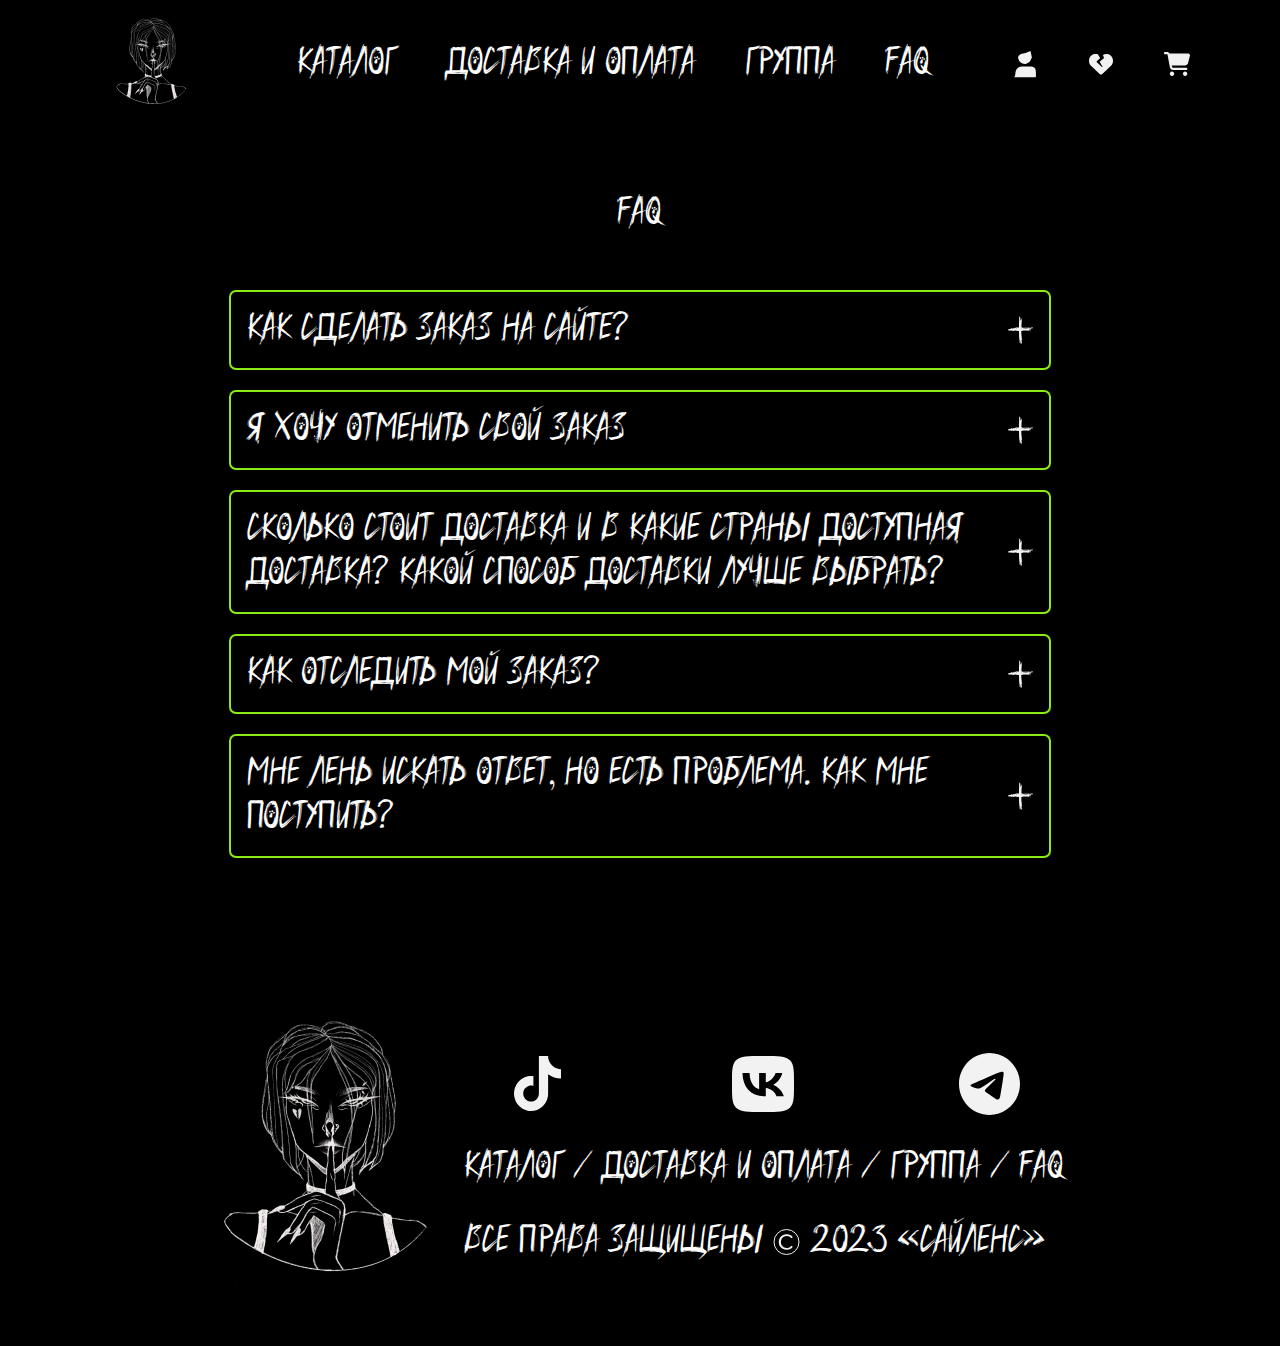
<file: faq.html>
<!DOCTYPE html>
<html lang="en">

<head>
  <meta charset="UTF-8" />
  <meta http-equiv="X-UA-Compatible" content="IE=edge" />
  <meta name="viewport" content="width=device-width, initial-scale=1.0" />
  <title>Сайленс</title>
  <link rel="stylesheet" href="style.css" />
  <link rel="shortcut icon" href="/assets/favicon/favicon.ico" type="image/x-icon" />
</head>

<body>
  <div class="open-mobile-menu"></div>
      <div class="header" id="header">
          <div class="close-mobile-menu"></div>
          <img src="/assets/logo.png" alt="" />
          <div class="menu">
            <a href="/#catalogue">Каталог</a>
            <a href="/delivery">Доставка и оплата</a>
            <a href="/band">Группа</a>
            <a href="/faq">FAQ</a>
          </div>
          <div class="controls">
            <a href="profile.html" class="icon cabinet"></a>
            <a href="profile.html" class="icon favourite"></a>
            <a href="cart.html" class="icon cart"></a>
          </div>
        </div>
  <!--  -->
  <div class="faq" id="faq">
    <h2 class="title">FAQ</h2>
    <details>
      <summary>Как сделать заказ на сайте?<img src="/assets/icons/plus.svg" alt=""></summary>
      <div class="content">
        <p>
          Выбери нужный товар и нажми на кнопку »Купить«. Товар добавится в корзину, здесь можно увеличить количество
          приобретаемых товаров.
          <br>
          <br>
          Если ты планируешь приобрести разные товары, продолжай покупки, выбранные ранее товары останутся в корзине.
          <br>
          <br>
          Когда определишься с выбором, нажми на кнопку »Оформить заказ« в корзине и следуй инструкциям. На открывшейся
          странице заполни все необходимые поля, выбери способ доставки и введи, при необходимости, её адрес. Промокод
          на скидку можно ввести в соответствующее поле. Стоимость заказа будет пересчитана автоматически. Далее нажми
          на кнопку »Оплатить« и введи данные своей карты. После оплаты ты вернёшься на главную страницу сайта, а на
          почту придёт письмо об оплате заказа и кассовый чек.
          <br>
          <br>
          Нажимая на кнопку »Оплатить« и переходя к этапу оплаты, ты даёшь согласие на обработку своих персональных
          данных.
        </p>
      </div>
    </details>
    <details>
      <summary>Я хочу отменить свой заказ<img src="/assets/icons/plus.svg" alt=""></summary>
      <div class="content">
        <p>
          Убедись в правильности заказа в момент его оформления. Если ты решил частично или полностью отменить заказ,
          сообщи нам об этом по электронной почте silence@mail.ru. В теме письма укажи номер заказа и краткую
          информацию, а в самом письме опиши, что ты хочешь изменить. Мы обязательно свяжемся с тобой и предоставим
          необходимые инструкции. При отмене уже отправленного заказа стоимость доставки не возвращается.
        </p>
      </div>
    </details>
    <details>
      <summary>Сколько стоит доставка и в какие страны доступная доставка? Какой способ доставки лучше выбрать?<img
          src="/assets/icons/plus.svg" alt=""></summary>
      <div class="content">
        <p>
          На данный момент доступны следующие способы: 
          <br>
          <br>
          СДЭК: Доставка в пункты выдачи заказов и курьером по России, в
          Казахстан, Беларусь, Киргизию и Армению. 
          <br>
          <br>
          Boxberry: Доставка в пункты выдачи заказов и курьером по России, в
          Казахстан, Беларусь, Киргизию и Армению. 
          <br>
          <br>
          Почта России: Доставка в почтовые отделения по России, международные
          отправления во все страны мира (возможность доставки в свою страну можно проверить на странице оформления
          заказа)
        </p>
      </div>
    </details>
    <details>
      <summary>Как отследить мой заказ?<img src="/assets/icons/plus.svg" alt=""></summary>
      <div class="content">
        <p>
          После регистрации заказа на почту придёт номер отслеживания, а также ссылка, по которой можно проверить
          актуальный статус заказа. Кроме того, актуальный статус заказа можно узнать в личном кабинете.
        </p>
      </div>
    </details>
    <details>
      <summary>Мне лень искать ответ, но есть проблема. Как мне поступить?<img src="/assets/icons/plus.svg" alt="">
      </summary>
      <div class="content">
        <p>
          Самый простой способ - написать нам на почту silence@mail.ru, указать номер заказа (если он есть) и подробно
          описать проблему. Наш менеджер сделает всё, чтобы тебе помочь!
        </p>
      </div>
    </details>
  </div>
  <!--  -->
  <div class="footer">
    <aside>
      <img src="/assets/logo_footer.png" alt="" />
    </aside>
    <section>
      <div class="socials">
        <div class="icon inst"></div>
        <div class="icon vk"></div>
        <div class="icon tg"></div>
      </div>
      <div class="footer-menu">
        <a href="/#catalogue">Каталог</a>
        <span>/</span>
        <a href="/delivery">Доставка и оплата</a>
        <span>/</span>
        <a href="/band">Группа</a>
        <span>/</span>
        <a href="/faq">FAQ</a>
      </div>
      <div class="copyright">
        <p>Все права защищены</p>
        <img src="/assets/icons/copy.svg" alt="copy" />
        <p>2023 »Сайленс«</p>
      </div>
    </section>
  </div>
  <script src="/scripts/accordion.js"></script>
  <script src="/scripts/burger-menu.js"></script>
</body>

</html>
</file>
<file: style.css>
@font-face {
  font-family: "Montserrat";
  src: url(/assets/fonts/Montserrat-Regular.ttf);
}
@font-face {
  font-family: "Zaychik";
  src: url(/assets/fonts/Zaychik-Regular.ttf);
}
* {
  font-family: "Zaychik";
  color: white;
}

a {
  text-decoration: none;
  margin: 0;
}

p,
h1,
h2,
h3,
h4,
h5,
h6 {
  margin: 0;
}

body.mobile-menu {
  overflow-y: hidden;
}

body,
html {
  width: 100%;
  height: 100%;
  margin: 0;
  padding: 0;
  display: flex;
  flex-direction: column;
  align-items: center;
  background-color: black;
  z-index: -2;
  scroll-behavior: smooth;
}

.hero {
  min-height: 100vh;
  display: flex;
  align-items: center;
  flex-direction: column;
}
.hero .logo {
  max-width: 1232px;
  width: 100%;
  -o-object-fit: cover;
     object-fit: cover;
  z-index: -1;
  margin-top: 150px;
}
.hero .background {
  width: 100%;
  height: 100%;
  position: absolute;
  top: 0;
  left: 0;
  background: linear-gradient(180deg, rgba(0, 0, 0, 0.33) 0%, rgba(0, 0, 0, 0) 50.96%, rgba(0, 0, 0, 0.52) 100%), url("/assets/background.png");
  filter: blur(1.5px);
  z-index: -2;
}

.product {
  border-radius: 5px;
  outline: 3px solid #8ceb14;
  transition: 0.3s;
  max-width: 365px;
  width: 100%;
  box-sizing: border-box;
  padding: 10px;
  z-index: 0;
}
.product.sold-out .image-block {
  position: relative;
}
.product.sold-out .image-block::after {
  content: "sold out";
  position: absolute;
  top: 0;
  left: 0;
  width: 100%;
  height: 100%;
  background-color: rgba(0, 0, 0, 0.5019607843);
  font-size: 40px;
  color: #8ceb14;
  display: flex;
  justify-content: center;
  align-items: center;
}
.product.sale .image-block {
  position: relative;
}
.product.sale .image-block::after {
  content: attr(data-sale);
  background-color: rgba(0, 0, 0, 0.5019607843);
  width: 136px;
  height: 62px;
  border-bottom-left-radius: 5px;
  color: #8ceb14;
  font-size: 36px;
  position: absolute;
  top: 0;
  right: 0;
  display: flex;
  justify-content: center;
  align-items: center;
}
.product.sale .text .price {
  position: relative;
}
.product.sale .text .price .sale-price {
  display: flex;
  align-items: center;
  position: absolute;
  right: -50px;
  top: -10px;
}
.product.sale .text .price .sale-price .lower-ruble {
  width: 11px;
  height: 14px;
}
.product.sale .text .price .sale-price::after {
  content: "";
  position: absolute;
  background: url(/assets/icons/sale_cross.svg) no-repeat center;
  top: 0;
  right: 0;
  width: 100%;
  height: 100%;
}
.product:hover {
  outline: 8px solid #8ceb14;
}
.product .image-block {
  border-radius: 5px;
  background-color: white;
  max-width: 365px;
  width: 100%;
  display: flex;
  justify-content: center;
}
.product .image-block img {
  -o-object-fit: contain;
     object-fit: contain;
  max-width: 320px;
  height: 238px;
}
.product .text {
  display: flex;
  justify-content: center;
  align-items: center;
  flex-direction: column;
  font-weight: 400;
  margin-top: 10px;
}
.product .text .title {
  font-weight: 400;
  font-size: 38px;
}
.product .text .type {
  font-size: 20px;
}
.product .text .price {
  display: flex;
  gap: 5px;
  align-items: center;
  justify-content: center;
}
.product .text .price p {
  font-size: 36px;
}
.product .text .price img {
  width: 19px;
  height: 25px;
  padding-bottom: 3px;
}

.catalogue {
  margin-top: 100px;
  display: flex;
  flex-direction: column;
  align-items: center;
}
.catalogue .items-list {
  display: flex;
  flex-wrap: wrap;
  justify-content: center;
  gap: 40px;
}

.footer {
  display: flex;
  align-items: center;
  justify-content: center;
  width: 100%;
  gap: 20px;
  margin-top: 113px;
}
.footer section {
  display: flex;
  justify-content: center;
  font-size: 40px;
  font-weight: 400;
  gap: 30px;
  flex-direction: column;
}
.footer section .socials {
  display: flex;
  align-items: center;
  justify-content: center;
  gap: 165px;
}
.footer section .socials .inst {
  width: 59px;
  height: 64px;
  background: url("/assets/icons/socials/inst.svg") no-repeat center center;
  background-size: 80%;
  transition: 0.3s;
}
.footer section .socials .inst:hover {
  background: url("/assets/icons/socials/inst_hover.svg") no-repeat center center;
  background-size: 80%;
}
.footer section .socials .vk {
  width: 62px;
  height: 64px;
  background: url("/assets/icons/socials/vk.svg") no-repeat center center;
  transition: 0.3s;
}
.footer section .socials .vk:hover {
  background: url("/assets/icons/socials/vk_hover.svg") no-repeat center center;
}
.footer section .socials .tg {
  width: 61px;
  height: 64px;
  background: url("/assets/icons/socials/tg.svg") no-repeat center center;
  transition: 0.3s;
}
.footer section .socials .tg:hover {
  background: url("/assets/icons/socials/tg_hover.svg") no-repeat center center;
}
.footer section .footer-menu a {
  transition: 0.3s;
}
.footer section .footer-menu a:hover {
  color: #8ceb14;
}
.footer section .copyright {
  display: flex;
  gap: 10px;
}
@media screen and (max-width: 500px) {
  .footer aside {
    display: none;
  }
  .footer section .socials {
    gap: 1rem;
  }
}

.header {
  display: flex;
  align-items: center;
  margin: 0 auto;
  flex-wrap: wrap;
  justify-content: center;
  gap: 150px;
}
.header img {
  width: 128px;
}
.header .menu {
  display: flex;
  flex-wrap: wrap;
  gap: 50px;
}
.header .menu a {
  font-size: 40px;
  font-weight: 400;
  transition: 0.3s;
}
.header .menu a:hover {
  color: #8ceb14;
}

.controls {
  display: flex;
  flex-wrap: wrap;
  gap: 48px;
}
.controls .icon.cabinet {
  width: 28px;
  height: 28px;
  background: url("/assets/icons/cabinet.svg") no-repeat center;
  transition: 0.3s;
}
.controls .icon.cabinet:hover {
  background: url("/assets/icons/cabinet_hover.svg") no-repeat center;
}
.controls .icon.favourite {
  width: 28px;
  height: 28px;
  transition: 0.3s;
  background: url("/assets/icons/favourite_empty.svg") no-repeat center;
}
.controls .icon.favourite:hover {
  background: url("/assets/icons/favourite_empty_hover.svg") no-repeat center;
}
.controls .icon.cart {
  width: 28px;
  height: 28px;
  transition: 0.3s;
  background: url("/assets/icons/cart_empty.svg") no-repeat center;
}
.controls .icon.cart:hover {
  background: url("/assets/icons/cart_empty_hover.svg") no-repeat center;
}

.delivery {
  max-width: 1300px;
  padding: 0 1rem;
  box-sizing: border-box;
  margin: 6rem auto 0 auto;
}
.delivery h1,
.delivery h2,
.delivery h3 {
  margin-top: 2rem;
  font-family: "Montserrat";
}
.delivery ol {
  padding-left: 1.25rem;
}
.delivery ol li {
  font-family: "Montserrat";
  margin: 0.5rem 0;
}
.delivery p {
  margin: 1rem 0;
  font-family: "Montserrat";
}

.faq {
  margin: 4rem auto 0 auto;
  display: flex;
  flex-direction: column;
  gap: 1.5rem;
  max-width: 850px;
  width: 100%;
  padding: 0 1rem;
  box-sizing: border-box;
  /* Firefox */
  /* Chrome */
}
.faq .title {
  text-align: center;
  font-size: 40px;
  margin-bottom: 2rem;
  font-weight: 400;
}
.faq details summary {
  list-style-type: none;
}
.faq details summary::-webkit-details-marker {
  display: none;
}
.faq details summary::marker {
  display: none;
}
.faq details {
  border-radius: 5px;
  outline: 2px solid #8ceb14;
  transition: 0.3s all;
  position: relative;
}
.faq details.opened summary img {
  transform: rotateZ(-45deg);
}
.faq details:hover {
  outline: 8px solid #8ceb14;
}
.faq details p {
  font-size: 24px;
  margin: 0;
  padding: 0 1rem 1rem 1rem;
}
.faq details summary {
  cursor: pointer;
  padding: 1rem;
  font-size: 40px;
  display: flex;
  justify-content: space-between;
}
.faq details summary img {
  padding-left: 10px;
  transition: 0.3s;
}

.band {
  margin: 4rem auto 0 auto;
  max-width: 1100px;
  width: 100%;
}
.band .title {
  text-align: center;
  font-size: 48px;
  font-weight: 400;
}
.band .subtitle {
  text-align: center;
  font-weight: 400;
  font-size: 36px;
}
.band .card {
  margin-top: 4rem;
  display: flex;
  gap: 2rem;
}
.band .card img {
  margin: auto;
  max-width: 314px;
  max-height: 314px;
  width: 100%;
}
.band .card .info {
  display: flex;
  flex-direction: column;
  gap: 1rem;
}
.band .card .info .title {
  text-align: left;
  font-size: 40px;
}
.band .card .info .description {
  text-align: left;
  font-size: 32px;
}
.band .card .info .copyright {
  font-size: 32px;
  margin-left: auto;
  display: flex;
  align-items: center;
  gap: 5px;
}
.band .card .info .copyright img {
  width: 18px;
  height: 18px;
}
.band .card .platforms {
  display: flex;
  flex-wrap: wrap;
  gap: 2rem;
}
@media screen and (max-width: 1000px) {
  .band .card {
    flex-direction: column;
  }
  .band .card .info .title {
    text-align: center;
  }
  .band .card .info .description {
    text-align: justify;
    padding: 1rem 1rem;
    box-sizing: border-box;
  }
  .band .card .platforms {
    flex-direction: column;
    gap: 1rem;
  }
  .band .card .platforms a {
    margin: auto;
  }
}

.full {
  height: 100vh;
  width: 100%;
  display: flex;
  flex-direction: column;
}

.form .back {
  font-family: "Zaychik";
  font-size: 40px;
  font-weight: 400;
  margin: 2rem 2rem auto auto;
}
@media screen and (max-width: 1000px) {
  .form .back {
    margin: auto auto 2rem auto;
  }
}
.form form {
  margin: 0 auto auto auto;
  display: flex;
  align-items: center;
  flex-direction: column;
  gap: 30px;
}
.form form.hide {
  display: none;
}
.form form .title {
  text-align: center;
  margin-bottom: 1rem;
  font-weight: 400;
  font-size: 40px;
}
.form form .agree {
  text-align: center;
  font-size: 16px;
  color: rgba(255, 255, 255, 0.7);
}
.form form .links {
  margin-top: 1rem;
  text-align: center;
  display: flex;
  flex-direction: column;
  gap: 8px;
}
.form form .links a {
  font-size: 24px;
  transition: 0.3s;
}
.form form .links a:hover {
  opacity: 0.7;
  cursor: pointer;
}
.form form .grid {
  flex: 1 0 21%;
  display: flex;
  flex-wrap: wrap;
  gap: 1rem;
  margin: auto;
  align-items: center;
  justify-content: center;
  max-width: 600px;
}
.form form .grid .fields {
  display: flex;
  flex-direction: column;
  gap: 1rem;
}
.form form button {
  height: 46px;
  background: #000000;
  border: 2px solid #8ceb14;
  border-radius: 5px;
  font-size: 24px;
  padding-top: 4px;
  max-width: 300px;
  width: 100%;
  margin: auto;
  transition: 0.3s;
  cursor: pointer;
}
.form form button:hover {
  background-color: #8CEB14;
  color: black;
}
.form form input {
  width: 290px;
  height: 36px;
  border: 2px solid #8ceb14;
  border-radius: 5px;
  background-color: #000;
  padding: 4px 0.5rem 0px;
  box-sizing: border-box;
  font-size: 24px;
  text-align: center;
}

.item {
  display: flex;
  gap: 80px;
  margin: 80px 0px;
}
.item .image-block {
  border-radius: 8px;
  outline: 3px solid #8CEB14;
  transition: 0.3s;
  box-sizing: border-box;
  padding: 10px;
  width: -moz-fit-content;
  width: fit-content;
  height: -moz-fit-content;
  height: fit-content;
}
.item .image-block img {
  border-radius: 8px;
  -o-object-fit: contain;
     object-fit: contain;
  width: 636px;
  height: 636px;
  background-color: white;
  box-sizing: border-box;
}
.item .details {
  display: flex;
  flex-direction: column;
  gap: 30px;
  font-weight: 400;
}
.item .details .info {
  display: flex;
  gap: 20px;
  flex-direction: column;
}
.item .details .info .name {
  font-weight: 400;
  font-size: 40px;
}
.item .details .info .type {
  font-size: 24px;
  font-weight: 400;
}
.item .details .info .price {
  display: flex;
  align-items: center;
  gap: 5px;
}
.item .details .info .price h2 {
  font-size: 40px;
  font-weight: 400;
  padding-top: 2px;
}
.item .details .info .price img {
  height: 28px;
}
.item .details .sizes {
  display: flex;
  flex-direction: column;
  gap: 20px;
}
.item .details .sizes h1 {
  font-size: 32px;
  font-weight: 400;
}
.item .details .sizes .list {
  display: flex;
  gap: 10px;
}
.item .details .sizes .list .size {
  width: 48px;
  height: 48px;
  border-radius: 5px;
  outline: 2px solid #8CEB14;
  font-weight: 400;
  font-size: 24px;
  display: flex;
  justify-content: center;
  align-items: center;
  -webkit-user-select: none;
     -moz-user-select: none;
          user-select: none;
  transition: 0.3s;
}
.item .details .sizes .list .size:hover {
  cursor: pointer;
  outline: 5px solid #8CEB14;
}
.item .details .sizes .list .size.clicked {
  background-color: #8CEB14;
  color: black;
}
.item .details .ammount {
  display: flex;
  gap: 10px;
}
.item .details .ammount .minus, .item .details .ammount .plus {
  display: flex;
  justify-content: center;
  align-items: center;
  font-size: 36px;
  font-weight: 400;
  width: 48px;
  height: 48px;
  background-color: #000;
  outline: 2px solid #8CEB14;
  border: none;
  border-radius: 5px;
  transition: 0.3s;
}
.item .details .ammount .minus:hover, .item .details .ammount .plus:hover {
  background-color: #8CEB14;
  cursor: pointer;
  color: black;
}
.item .details .ammount .ammount_input {
  background-color: #000;
  text-align: center;
  border-radius: 5px;
  border: none;
  outline: 2px solid #8CEB14;
  font-size: 36px;
  font-weight: 400;
  max-width: 128px;
  width: 100%;
}
.item .details .controls {
  display: flex;
  gap: 20px;
  align-items: center;
}
.item .details .controls button {
  width: 222px;
  height: 53px;
  background-color: #000;
  border-radius: 5px;
  outline: 2px solid #8CEB14;
  font-size: 32px;
  font-weight: 400;
  border: none;
  transition: 0.3s;
  display: flex;
  align-items: center;
  justify-content: center;
}
.item .details .controls button:hover {
  background-color: #8CEB14;
  cursor: pointer;
  color: black;
}
.item .details .controls .favouriteBtn {
  background: url("/assets/icons/favourite_empty.svg");
  width: 24px;
  height: 24px;
  transition: 0.3s;
}
.item .details .controls .favouriteBtn:hover {
  background: url("/assets/icons/favourite_hover.svg");
  cursor: pointer;
}
.item .details .controls .favouriteBtn.inFavourite {
  background: url("/assets/icons/favourite_hover.svg");
}
.item .details .controls .favouriteBtn.inFavourite:hover {
  background: url("/assets/icons/favourite_empty_hover.svg");
}
.item .details .structure {
  font-size: 20px;
  font-weight: 400;
}

.recommendations {
  gap: 2rem;
  max-width: 1160px;
}
.recommendations .title {
  margin-bottom: 1rem;
  font-size: 40px;
  font-weight: 400;
}
.recommendations .recommendations_list {
  display: flex;
  flex-wrap: wrap;
  align-items: center;
  justify-content: center;
  gap: 2rem;
}
.recommendations .recommendations_list h3 {
  margin: 0;
}

.wrapper.hide {
  display: none;
}

.succes {
  display: none;
  justify-content: center;
  align-items: center;
  max-width: 500px;
  width: 100%;
}
.succes.true {
  display: flex;
}
.succes h1 {
  font-size: 32px;
  font-weight: 400;
  text-align: center;
}

.profile {
  display: flex;
  flex-direction: column;
  gap: 30px;
  margin-top: 80px;
}
.profile .profile_title {
  display: flex;
  justify-content: space-between;
  width: 100%;
}
.profile .profile_title h1, .profile .profile_title p {
  font-size: 40px;
  font-weight: 400;
}
.profile .favourites {
  display: flex;
  gap: 20px;
  flex-direction: column;
}
.profile .favourites .title p {
  font-size: 32px;
  font-weight: 400;
}
.profile .favourites .favourites_list {
  display: flex;
  flex-wrap: wrap;
  gap: 20px 20px;
}
.profile .order_history {
  display: flex;
  flex-direction: column;
  gap: 20px;
}
.profile .order_history .title p {
  font-size: 32px;
  font-weight: 400;
}
.profile .order_history .order_history_list .order-item {
  width: 100%;
  height: 118px;
  border-radius: 5px;
  outline: 2px solid #8CEB14;
  box-sizing: border-box;
  padding: 10px;
  display: flex;
  transition: 0.3s;
  justify-content: space-between;
}
.profile .order_history .order_history_list .order-item .item-info {
  display: flex;
  align-items: center;
  gap: 20px;
}
.profile .order_history .order_history_list .order-item .item-info .image-block {
  border-radius: 5px;
  background-color: white;
  width: 102px;
  height: 98px;
}
.profile .order_history .order_history_list .order-item .item-info .image-block img {
  border-radius: 5px;
  -o-object-fit: cover;
     object-fit: cover;
  width: 102px;
  height: 98px;
}
.profile .order_history .order_history_list .order-item .item-info .text p {
  font-size: 40px;
  font-weight: 400;
}
.profile .order_history .order_history_list .order-item .item-info .text .details {
  display: flex;
  justify-content: space-between;
  width: -moz-fit-content;
  width: fit-content;
}
.profile .order_history .order_history_list .order-item .item-info .text .details p {
  font-size: 24px;
  font-weight: 400;
}
.profile .order_history .order_history_list .order-item .item-info .text .details .price {
  display: flex;
  gap: 5px;
  align-items: center;
  margin-left: 10px;
}
.profile .order_history .order_history_list .order-item .item-info .text .details .price p {
  font-size: 24px;
  font-weight: 400;
  padding-top: 3px;
}
.profile .order_history .order_history_list .order-item .item-info .text .details .price img {
  width: 14px;
  height: 19px;
}
.profile .order_history .order_history_list .order-item .order-info {
  display: flex;
  justify-content: space-between;
  max-width: 500px;
  align-items: center;
  width: 100%;
}
.profile .order_history .order_history_list .order-item .order-info p {
  font-size: 32px;
  font-weight: 400;
}
.profile .order_history .order_history_list .order-item .order-info .price {
  display: flex;
  gap: 5px;
  align-items: center;
}
.profile .order_history .order_history_list .order-item .order-info .price p {
  padding-top: 3px;
  font-weight: 400;
  font-size: 32px;
}
.profile .order_history .order_history_list .order-item .order-info .price img {
  width: 17px;
  height: 18px;
}

.empty {
  display: none;
  font-size: 32px;
  font-weight: 400;
}
.empty.true {
  display: block;
}

.cart_page {
  display: flex;
  gap: 85px;
  margin-top: 80px;
  box-sizing: border-box;
  padding: 15px;
}
.cart_page.hide {
  display: none;
}
.cart_page section {
  display: flex;
  flex-direction: column;
  gap: 50px;
  max-width: 925px;
  width: 100%;
}
.cart_page section header p {
  font-size: 40px;
  font-weight: 400;
}
.cart_page section .delivery_info {
  display: flex;
  flex-direction: column;
  gap: 20px;
}
.cart_page section .delivery_info .title p {
  font-size: 32px;
  font-weight: 400;
}
.cart_page section .delivery_info .inputs {
  display: flex;
  gap: 20px 20px;
  flex-wrap: wrap;
}
.cart_page section .delivery_info .inputs input {
  max-width: 291px;
  min-width: 185px;
  width: 100%;
  height: 35px;
  background-color: #000;
  outline: 2px solid #8CEB14;
  border-radius: 5px;
  border: 0;
  font-size: 24px;
  font-weight: 400;
  text-align: center;
}
.cart_page section .delivery_method .title p {
  font-size: 32px;
  font-weight: 400;
}
.cart_page section .delivery_method article {
  display: flex;
  align-items: center;
  justify-content: space-between;
}
.cart_page section .delivery_method article .where, .cart_page section .delivery_method article .duration {
  font-size: 24px;
  font-weight: 400;
}
.cart_page section .delivery_method article .price {
  display: flex;
  align-items: center;
  gap: 5px;
}
.cart_page section .delivery_method article .price p {
  padding-top: 3px;
  font-size: 24px;
  font-weight: 400;
}
.cart_page section .delivery_method article .price img {
  width: 13px;
  height: 18px;
}
.cart_page section .delivery_method article button {
  width: 178px;
  height: 32px;
  background-color: #000;
  outline: 2px solid #8CEB14;
  border: none;
  border-radius: 5px;
  display: flex;
  justify-content: center;
  align-items: center;
  font-size: 24px;
  font-weight: 400;
  transition: 0.3s;
}
.cart_page section .delivery_method article button:hover {
  outline: 5px solid #8CEB14;
}
.cart_page section .delivery_method article button.clicked {
  background-color: #8CEB14;
  color: #000;
}
.cart_page section .recipient .title p {
  font-size: 32px;
  font-weight: 400;
}
.cart_page section .recipient .inputs {
  display: flex;
  gap: 20px 20px;
  flex-wrap: wrap;
}
.cart_page section .recipient .inputs input {
  max-width: 291px;
  min-width: 185px;
  width: 100%;
  height: 35px;
  background-color: #000;
  outline: 2px solid #8CEB14;
  border-radius: 5px;
  border: 0;
  font-size: 24px;
  font-weight: 400;
  text-align: center;
}
.cart_page aside {
  max-width: 385px;
  width: 100%;
  border-radius: 8px;
  outline: 2px solid #8CEB14;
  padding: 20px;
  display: flex;
  flex-direction: column;
  gap: 30px;
  height: -moz-fit-content;
  height: fit-content;
}
.cart_page aside .title p {
  font-size: 40px;
  font-weight: 400;
}
.cart_page aside .cart_items_list {
  display: flex;
  flex-direction: column;
  gap: 10px;
}
.cart_page aside .cart_items_list .cart_item {
  padding: 10px;
  height: -moz-fit-content;
  height: fit-content;
  display: flex;
  gap: 20px;
  border: 2px solid #8CEB14;
  border-radius: 8px;
  flex-wrap: wrap;
  align-items: center;
}
.cart_page aside .cart_items_list .cart_item .content {
  display: flex;
  align-items: center;
  gap: 20px;
}
.cart_page aside .cart_items_list .cart_item .content .image-block img {
  background-color: white;
  border-radius: 5px;
  -o-object-fit: contain;
     object-fit: contain;
  width: 102px;
  height: 98px;
}
.cart_page aside .cart_items_list .cart_item .content .text {
  display: flex;
  flex-direction: column;
  align-items: center;
  gap: 10px;
}
.cart_page aside .cart_items_list .cart_item .content .text p {
  font-size: 24px;
  font-weight: 400;
}
.cart_page aside .cart_items_list .cart_item .content .text .details {
  display: flex;
  justify-content: space-between;
  flex-direction: row;
}
.cart_page aside .cart_items_list .cart_item .content .text .details p {
  font-size: 24px;
  font-weight: 400;
}
.cart_page aside .cart_items_list .cart_item .content .text .details .price {
  display: flex;
  gap: 5px;
  align-items: center;
}
.cart_page aside .cart_items_list .cart_item .content .text .details .price p {
  font-weight: 400;
  font-size: 20px;
  padding-top: 3px;
}
.cart_page aside .cart_items_list .cart_item .content .text .details .price img {
  width: 12px;
  height: 16px;
}
.cart_page aside .cart_items_list .cart_item .controls {
  width: 100%;
}
.cart_page aside .cart_items_list .cart_item .controls button {
  width: 100%;
  background-color: black;
  outline: 2px solid #8CEB14;
  border: none;
  color: white;
}
.cart_page aside .cart_items_list .cart_item .controls button:hover {
  opacity: 1;
  background-color: #8CEB14;
  color: #000;
}
.cart_page aside .details {
  display: flex;
  flex-direction: column;
  gap: 20px;
  align-items: center;
}
.cart_page aside .details .items_total {
  display: flex;
  width: 100%;
  justify-content: space-between;
  align-items: center;
}
.cart_page aside .details .items_total h1 {
  font-size: 24px;
  font-weight: 400;
}
.cart_page aside .details .items_total .price {
  display: flex;
  gap: 5px;
  align-items: center;
}
.cart_page aside .details .items_total .price p {
  font-size: 24px;
  font-weight: 400;
  padding-top: 3px;
}
.cart_page aside .details .items_total .price img {
  width: 12px;
  height: 17px;
}
.cart_page aside .details .delivery_info {
  display: flex;
  width: 100%;
  justify-content: space-between;
  align-items: center;
}
.cart_page aside .details .delivery_info h1 {
  font-size: 24px;
  font-weight: 400;
}
.cart_page aside .details .delivery_info .price {
  display: flex;
  gap: 5px;
  align-items: center;
}
.cart_page aside .details .delivery_info .price p {
  font-size: 24px;
  font-weight: 400;
  padding-top: 3px;
}
.cart_page aside .details .delivery_info .price img {
  width: 12px;
  height: 17px;
}
.cart_page aside .total {
  display: flex;
  align-items: center;
  gap: 5px;
}
.cart_page aside .total p {
  font-size: 40px;
  font-weight: 400;
  padding-top: 3px;
}
.cart_page aside .total img {
  width: 21px;
  height: 28px;
}
.cart_page aside button {
  border-radius: 5px;
  background-color: #8CEB14;
  color: #000;
  height: 52px;
  width: 100%;
  transition: 0.3s;
  font-size: 24px;
  font-weight: 400;
  border: none;
}
.cart_page aside button:hover {
  opacity: 0.3;
  cursor: pointer;
}

.e-cart {
  text-align: center;
  margin: 80px 0px;
}

.close-mobile-menu {
  display: none;
}

.open-mobile-menu {
  position: absolute;
  top: 20px;
  right: 20px;
  background: url("/assets/icons/open-mobile.png") no-repeat center center;
  width: 24px;
  height: 24px;
  display: none;
}

@media (max-width: 1440px) {
  .header {
    transition: 0.3s;
    gap: 80px;
  }
}
@media (max-width: 1335px) {
  .cart_page {
    flex-direction: column;
  }
}
@media (max-width: 1110px) {
  .header {
    width: 100%;
    justify-content: center;
    gap: 30px;
  }
}
@media (max-width: 1024px) {
  .open-mobile-menu {
    display: block;
  }
  .item {
    padding: 0px 10px;
    box-sizing: border-box;
    gap: 40px;
  }
  .item .image-block img {
    max-width: 636px;
    height: 550px;
    width: 100%;
  }
  .wrapper {
    box-sizing: border-box;
    padding: 0px 10px;
  }
  .wrapper .profile .order_history .order_history_list .order-item {
    flex-direction: column;
    width: -moz-fit-content;
    width: fit-content;
    height: -moz-fit-content;
    height: fit-content;
    gap: 20px;
  }
  .wrapper .profile .order_history .order_history_list .order-item .item-info .text .details {
    width: 100%;
  }
  .band {
    padding: 0px 10px;
    box-sizing: border-box;
  }
  .hero {
    min-height: 600px;
  }
  .logo {
    margin-top: 220px;
  }
  .header {
    background-color: #000;
    width: 100%;
    height: 100vh;
    flex-direction: column;
    justify-content: center;
    gap: 50px;
    position: absolute;
    top: -1000px;
    left: 0;
    transition: 0.3s;
    z-index: 1;
  }
  .header.opened {
    top: 0;
  }
  .header .close-mobile-menu {
    display: block;
    position: absolute;
    top: 20px;
    right: 20px;
    width: 15px;
    height: 15px;
    background: url("/assets/icons/close-mobile.png") no-repeat center center;
  }
  .header .menu {
    flex-direction: column;
    text-align: center;
  }
  .header img {
    display: none;
  }
}
@media (max-width: 1000px) {
  .form .back {
    font-size: 28px;
  }
}
@media (max-width: 850px) {
  .cart_page section .delivery_info .inputs {
    justify-content: center;
  }
  .cart_page section .recipient .inputs {
    justify-content: center;
  }
  .cart_page section .delivery_method article {
    flex-direction: column;
    gap: 30px;
    box-sizing: border-box;
    padding: 10px;
    border-radius: 8px;
    outline: 2px solid #8CEB14;
  }
}
@media (max-width: 768px) {
  .item {
    flex-direction: column;
  }
  .item .image-block {
    width: 100%;
  }
  .item .image-block img {
    max-width: 100%;
  }
  .item .details .sizes {
    flex-direction: row;
    flex-wrap: wrap;
    align-items: center;
  }
  .item .details .info {
    flex-direction: row;
    align-items: center;
    justify-content: space-between;
    flex-wrap: wrap;
  }
  .item .details .info .type {
    display: none;
  }
  .product {
    max-width: 280px;
  }
  .product .text .title {
    font-size: 26px;
  }
  .faq details summary {
    font-size: 28px;
  }
  .footer {
    width: 100%;
    padding: 0px 10px 20px 10px;
    box-sizing: border-box;
  }
  .footer aside {
    display: none;
  }
  .footer section .footer-menu {
    display: none;
  }
  .footer section .copyright {
    font-size: 20px;
    justify-content: center;
    align-items: center;
  }
  .footer section .copyright img {
    width: 14px;
    height: 14px;
  }
  .footer section .socials {
    align-items: center;
    max-width: 360px;
    gap: 30px;
  }
  .footer section .socials .icon {
    width: 32px;
    height: 32px;
    background-size: 80%;
  }
}
@media (max-width: 425px) {
  .item .image-block img {
    height: 350px;
  }
  .profile .profile_title h1, .profile .profile_title p {
    font-size: 28px;
  }
  .profile .favourites .favourites_list {
    justify-content: center;
  }
  .profile .order_history .order_history_list {
    display: flex;
    justify-content: center;
  }
  .cart_page aside {
    width: 100%;
    justify-content: center;
    box-sizing: border-box;
  }
  .cart_page aside .cart_items_list .cart_item .content {
    flex-direction: column;
    width: 100%;
  }
  .cart_page aside .cart_items_list .cart_item .content .image-block {
    width: 100%;
  }
  .cart_page aside .cart_items_list .cart_item .content .image-block img {
    width: 100%;
  }
}/*# sourceMappingURL=style.css.map */
</file>
